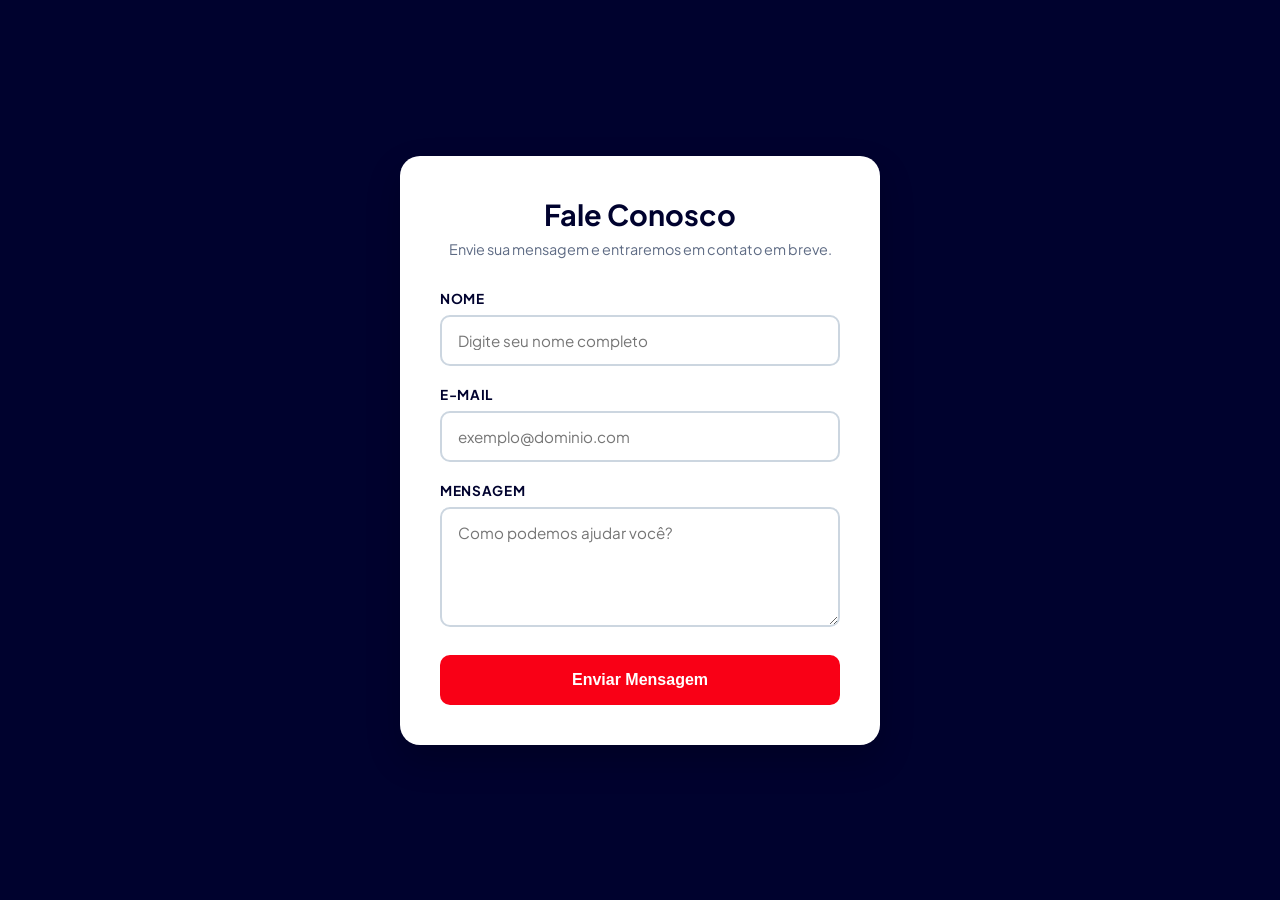
<file: Aula-08/index.html>
<!DOCTYPE html>
<html lang="pt-BR">
<head>
    <meta charset="UTF-8">
    <!-- Configura a viewport para garantir que a página seja responsiva em telas móveis -->
    <meta name="viewport" content="width=device-width, initial-scale=1.0">
    <title>Formulário de Contato</title>
    <!-- Vinculação da folha de estilo CSS externa contendo a identidade visual e posicionamento -->
    <link rel="stylesheet" href="style.css">
</head>
<body>
    <!-- Elemento principal da página usado para garantir boas práticas de semântica HTML5 -->
    <main>
        <!-- Seção contendo o cartão do formulário e suas variações de telas de confirmação/sucesso -->
        <section class="form-container">
            
            <!-- Área de cabeçalho dinâmico. Títulos alterados via JS para orientar o fluxo do usuário -->
            <div id="header-area">
                <h1 id="main-title">Fale Conosco</h1>
                <p id="main-subtitle" class="subtitle">Envie sua mensagem e entraremos em contato em breve.</p>
            </div>
            
            <!-- VIEW 1: Tela Inicial com o Formulário de Contato -->
            <form id="form-view">
                <!-- Nome do usuário: Campo do tipo text com validação required -->
                <div class="form-group">
                    <label for="nome">Nome</label>
                    <input type="text" id="nome" name="nome" placeholder="Digite seu nome completo" required>
                </div>
                
                <!-- E-mail do usuário: Campo do tipo email para validação de formato nativa do navegador -->
                <div class="form-group">
                    <label for="email">E-mail</label>
                    <input type="email" id="email" name="email" placeholder="exemplo@dominio.com" required>
                </div>
                
                <!-- Mensagem: Campo do tipo textarea para textos longos de forma acessível -->
                <div class="form-group">
                    <label for="mensagem">Mensagem</label>
                    <textarea id="mensagem" name="mensagem" placeholder="Como podemos ajudar você?" required></textarea>
                </div>
                
                <!-- Botão do tipo submit que dispara o evento de envio do formulário -->
                <button type="submit" id="btn-submit">Enviar Mensagem</button>
            </form>

            <!-- VIEW 2: Tela de Confirmação de Dados (Oculta por padrão com a classe view-hidden) -->
            <div id="confirm-view" class="view-hidden">
                <div class="summary-details">
                    <!-- Resumo do Nome digitado -->
                    <div class="summary-item">
                        <span class="summary-label">Nome:</span>
                        <p id="confirm-nome" class="summary-value"></p>
                    </div>
                    <!-- Resumo do E-mail digitado -->
                    <div class="summary-item">
                        <span class="summary-label">E-mail:</span>
                        <p id="confirm-email" class="summary-value"></p>
                    </div>
                    <!-- Resumo da Mensagem digitada -->
                    <div class="summary-item">
                        <span class="summary-label">Mensagem:</span>
                        <p id="confirm-mensagem" class="summary-value"></p>
                    </div>
                </div>
                <!-- Ações para Confirmar ou Voltar para fazer edições nos dados -->
                <div class="button-group">
                    <button type="button" id="btn-confirm-ok" class="btn-primary">Confirmar Dados</button>
                    <button type="button" id="btn-confirm-back" class="btn-secondary">Voltar e Editar</button>
                </div>
            </div>

            <!-- VIEW 3: Tela de Sucesso Final (Oculta por padrão com a classe view-hidden) -->
            <div id="success-view" class="view-hidden">
                <div class="success-message">
                    <!-- Ícone visual de sucesso -->
                    <div class="success-icon">✓</div>
                    <p>Sua mensagem foi enviada com sucesso! Agradecemos o contato.</p>
                </div>
                <!-- Ação que reseta o fluxo permitindo o envio de novos dados -->
                <button type="button" id="btn-success-reset">Enviar Nova Mensagem</button>
            </div>
            
        </section>
    </main>
    <!-- Inclusão do arquivo JavaScript que manipula o comportamento dinâmico da página -->
    <script src="script.js"></script>
</body>
</html>
</file>
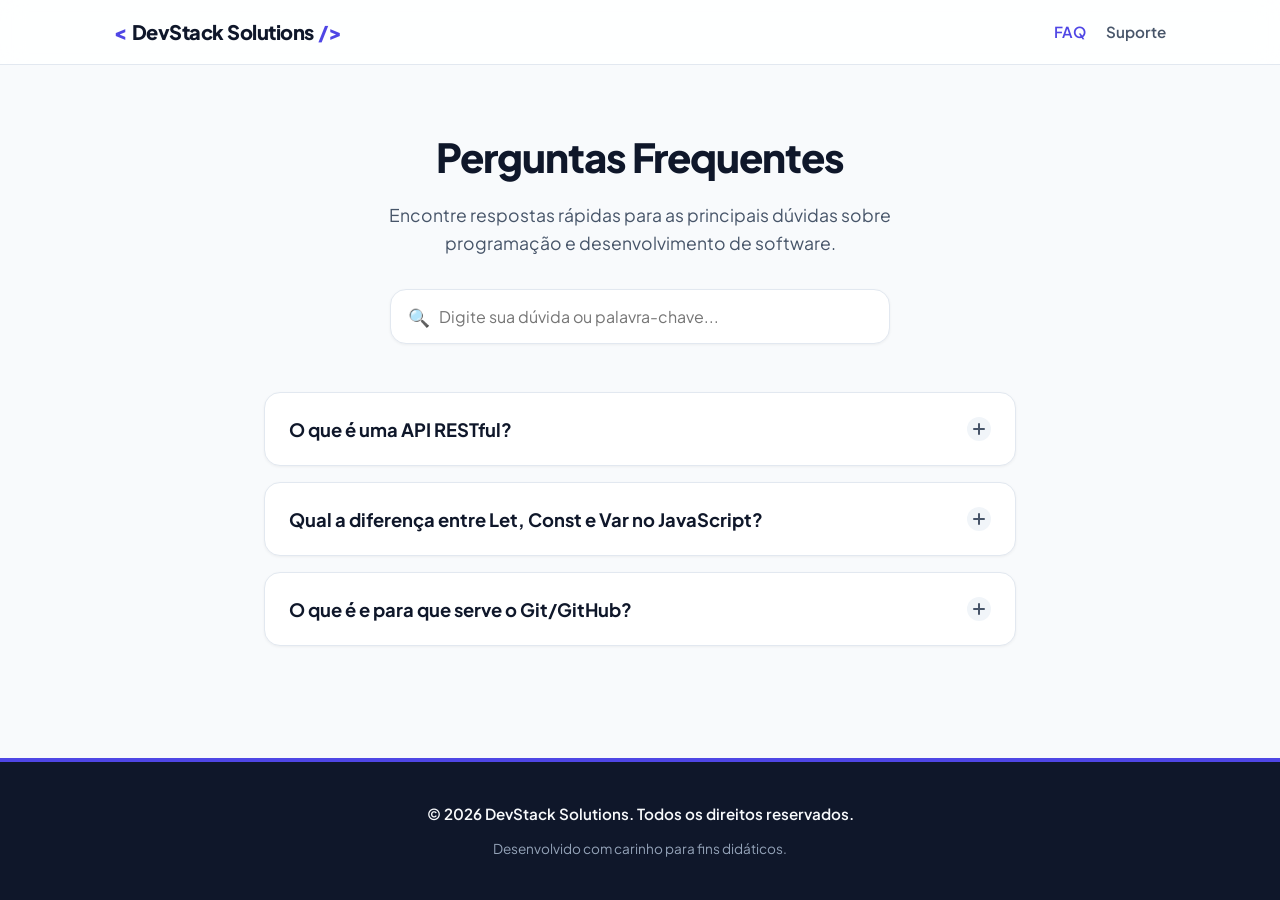
<file: Aula-08/ex/index.html>
<!DOCTYPE html>
<html lang="pt-BR">
<head>
    <meta charset="UTF-8">
    <meta name="viewport" content="width=device-width, initial-scale=1.0">
    <title>FAQ - DevStack Solutions</title>
    <!-- Meta tags de SEO básicas -->
    <meta name="description" content="Central de Ajuda da DevStack Solutions. Tire suas dúvidas sobre desenvolvimento de software, APIs RESTful, JavaScript (let, const, var) e Git/GitHub.">
    
    <!-- Link para fontes externas e estilos -->
    <link rel="stylesheet" href="style.css">
</head>
<body>

    <!-- Cabeçalho Principal (Header) -->
    <header class="main-header" id="main-header">
        <div class="header-container">
            <div class="logo">
                <span class="logo-accent">&lt;</span>DevStack Solutions<span class="logo-accent">/&gt;</span>
            </div>
            <nav class="nav-links">
                <a href="#faq" class="active">FAQ</a>
                <a href="mailto:suporte@devstack.com">Suporte</a>
            </nav>
        </div>
    </header>

    <!-- Contêiner Principal da Página -->
    <main class="page-container">
        
        <!-- Hero / Introdução -->
        <section class="hero-section">
            <h1>Perguntas Frequentes</h1>
            <p class="subtitle">Encontre respostas rápidas para as principais dúvidas sobre programação e desenvolvimento de software.</p>
            
            <!-- Barra de Busca Interativa para Escalabilidade -->
            <div class="search-wrapper">
                <span class="search-icon">🔍</span>
                <input type="text" id="search-input" placeholder="Digite sua dúvida ou palavra-chave..." aria-label="Buscar perguntas frequentes">
            </div>
        </section>

        <!-- Seção do FAQ -->
        <section class="faq-section" id="faq">
            <div class="faq-container" id="faq-list">
                
                <!-- Pergunta 1 -->
                <div class="faq-item" data-question="o que e uma api restful rest http">
                    <button class="faq-trigger" aria-expanded="false" aria-controls="faq-answer-1" id="faq-btn-1">
                        <span class="faq-question">O que é uma API RESTful?</span>
                        <span class="faq-arrow-icon" aria-hidden="true"></span>
                    </button>
                    <div class="faq-content" id="faq-answer-1" role="region" aria-labelledby="faq-btn-1">
                        <div class="faq-answer">
                            <p>Uma <strong>API RESTful</strong> é uma interface de programação de aplicações (API) que segue os princípios e restrições do estilo arquitetural <strong>REST</strong> (Representational State Transfer).</p>
                            <p>Ela permite a comunicação entre sistemas diferentes na web de forma eficiente e padronizada utilizando protocolos nativos da web, principalmente o <strong>HTTP</strong>. Seus principais conceitos incluem:</p>
                            <ul>
                                <li><strong>Recursos:</strong> Tudo é mapeado como recursos identificados por URIs únicas (ex: <code>/usuarios</code>).</li>
                                <li><strong>Métodos HTTP:</strong> Utilização correta dos verbos como <code>GET</code> (leitura), <code>POST</code> (criação), <code>PUT</code> (atualização) e <code>DELETE</code> (exclusão).</li>
                                <li><strong>Stateless:</strong> Cada requisição contém todas as informações necessárias para ser processada, sem armazenar sessões no servidor.</li>
                            </ul>
                        </div>
                    </div>
                </div>

                <!-- Pergunta 2 -->
                <div class="faq-item" data-question="qual a diferenca entre let const e var no javascript js escopo">
                    <button class="faq-trigger" aria-expanded="false" aria-controls="faq-answer-2" id="faq-btn-2">
                        <span class="faq-question">Qual a diferença entre Let, Const e Var no JavaScript?</span>
                        <span class="faq-arrow-icon" aria-hidden="true"></span>
                    </button>
                    <div class="faq-content" id="faq-answer-2" role="region" aria-labelledby="faq-btn-2">
                        <div class="faq-answer">
                            <p>No JavaScript moderno (ES6+), existem três maneiras de declarar variáveis com diferenças cruciais em escopo, hoisting (içamento) e reatribuição:</p>
                            <table>
                                <thead>
                                    <tr>
                                        <th>Palavra-chave</th>
                                        <th>Escopo</th>
                                        <th>Hoisting</th>
                                        <th>Reatribuição</th>
                                    </tr>
                                </thead>
                                <tbody>
                                    <tr>
                                        <td><code>var</code></td>
                                        <td>Função</td>
                                        <td>Sim (inicializado como undefined)</td>
                                        <td>Permite</td>
                                    </tr>
                                    <tr>
                                        <td><code>let</code></td>
                                        <td>Bloco <code>{ }</code></td>
                                        <td>Não (fica na Temporal Dead Zone)</td>
                                        <td>Permite</td>
                                    </tr>
                                    <tr>
                                        <td><code>const</code></td>
                                        <td>Bloco <code>{ }</code></td>
                                        <td>Não (fica na Temporal Dead Zone)</td>
                                        <td>Não permite</td>
                                    </tr>
                                </tbody>
                            </table>
                            <p class="tip"><strong>Dica:</strong> Prefira sempre usar <code>const</code> por padrão para evitar mutações acidentais, e use <code>let</code> apenas quando o valor precisar ser reatribuído.</p>
                        </div>
                    </div>
                </div>

                <!-- Pergunta 3 -->
                <div class="faq-item" data-question="o que e para que serve o git github controle versao repositorio">
                    <button class="faq-trigger" aria-expanded="false" aria-controls="faq-answer-3" id="faq-btn-3">
                        <span class="faq-question">O que é e para que serve o Git/GitHub?</span>
                        <span class="faq-arrow-icon" aria-hidden="true"></span>
                    </button>
                    <div class="faq-content" id="faq-answer-3" role="region" aria-labelledby="faq-btn-3">
                        <div class="faq-answer">
                            <p>Embora frequentemente usados juntos, <strong>Git</strong> e <strong>GitHub</strong> são ferramentas distintas com propósitos complementares no fluxo de trabalho de um desenvolvedor:</p>
                            <p><strong>1. Git (O Sistema):</strong> É um software de controle de versão distribuído que roda localmente no seu computador. Ele serve para:</p>
                            <ul>
                                <li>Registrar todo o histórico de alterações feitas nos arquivos de um projeto.</li>
                                <li>Facilitar a criação de ramificações (<code>branches</code>) para testar novas funcionalidades sem afetar a versão principal estável.</li>
                                <li>Reverter arquivos para estados anteriores de forma rápida e segura.</li>
                            </ul>
                            <p><strong>2. GitHub (A Plataforma):</strong> É um serviço de hospedagem web na nuvem para repositórios que utilizam o Git. Ele serve para:</p>
                            <ul>
                                <li>Armazenar os repositórios Git externamente de forma segura.</li>
                                <li>Colaborar com outros desenvolvedores através de ferramentas como <code>Pull Requests</code> (propostas de alteração de código) e <code>Issues</code> (relato de bugs ou tarefas).</li>
                                <li>Automatizar fluxos de build, testes e deploy de aplicações (CI/CD).</li>
                            </ul>
                        </div>
                    </div>
                </div>

                <!-- Mensagem de feedback caso nenhum resultado seja encontrado na busca -->
                <div id="no-results" class="no-results-message hidden">
                    <p>Nenhuma pergunta correspondente encontrada. Tente buscar por outros termos!</p>
                </div>

            </div>
        </section>

    </main>

    <!-- Rodapé (Footer) com estilo diferenciado e contraste de cor -->
    <footer class="main-footer" id="main-footer">
        <div class="footer-container">
            <p class="copyright">&copy; 2026 DevStack Solutions. Todos os direitos reservados.</p>
            <p class="developer-info">Desenvolvido com carinho para fins didáticos.</p>
        </div>
    </footer>

    <!-- Arquivo JavaScript para comportamento dinâmico -->
    <script src="script.js"></script>
</body>
</html>
</file>
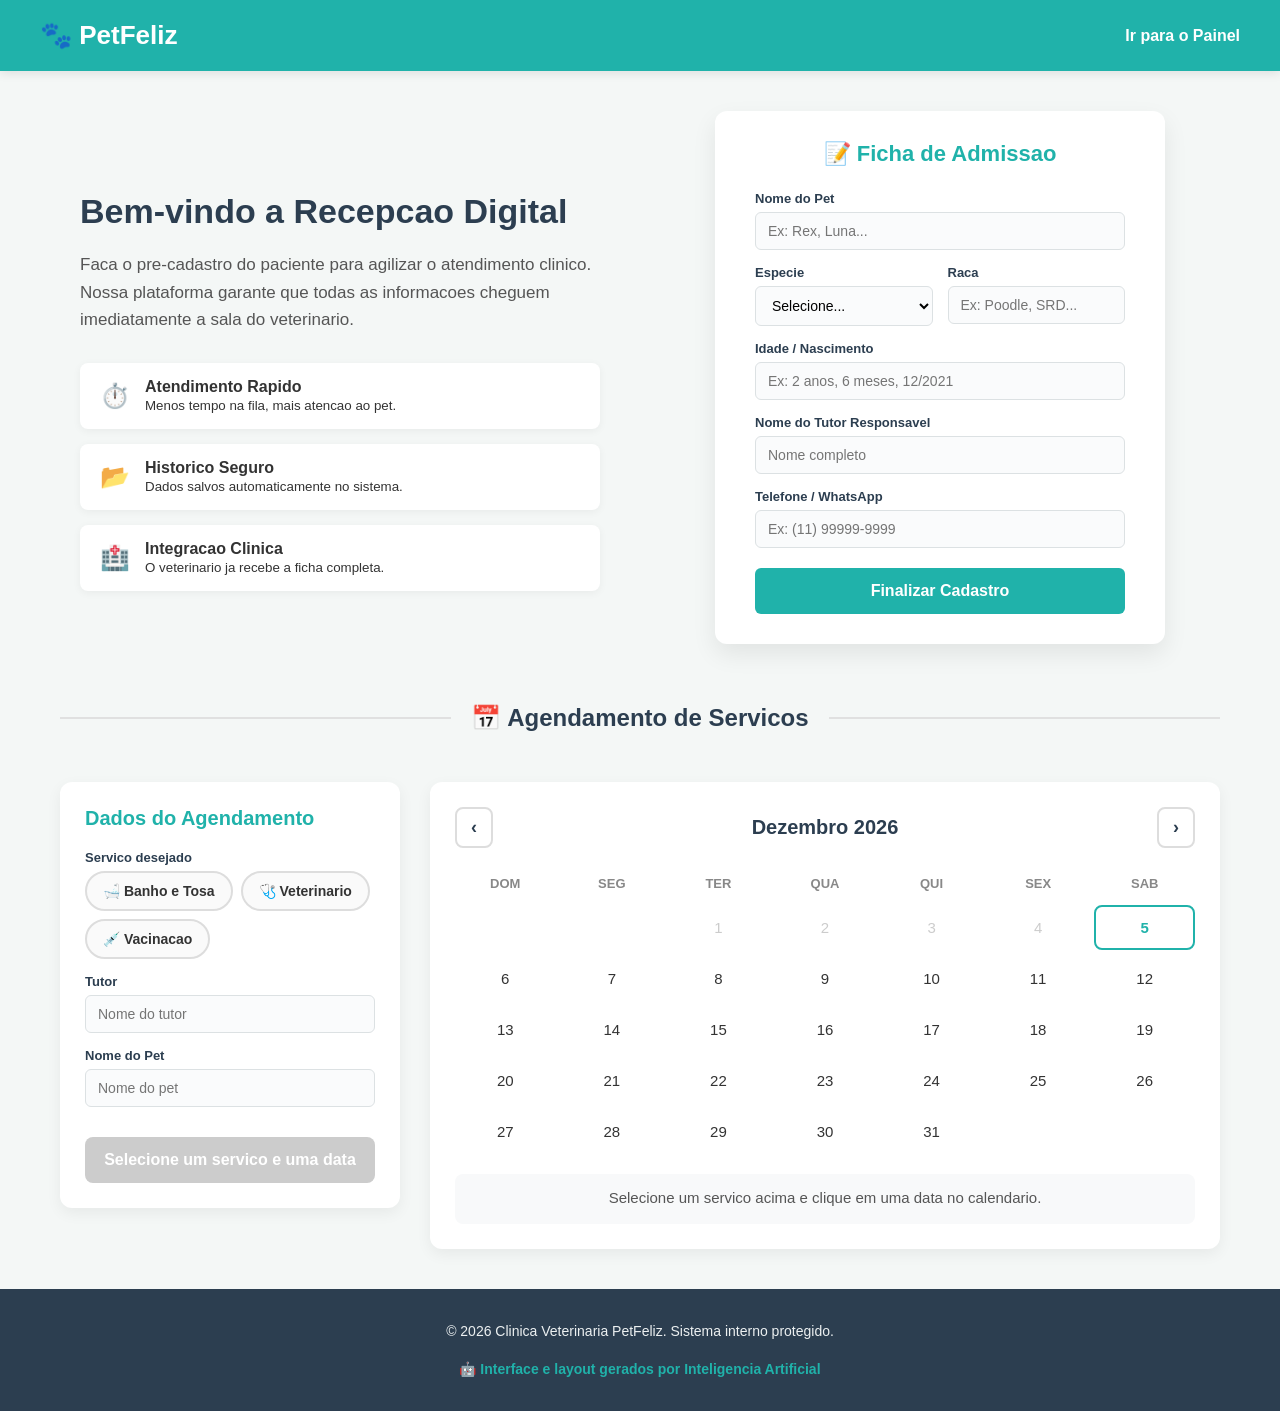
<file: Aula_09/cadastro.html>
<!DOCTYPE html>
<html lang="pt-BR">
<head>
    <meta charset="UTF-8">
    <meta name="viewport" content="width=device-width, initial-scale=1.0">
    <title>PetFeliz - Cadastro de Paciente</title>
    <style>
        :root {
            --primary-color: #20b2aa;
            --primary-hover: #178a84;
            --secondary-color: #2c3e50;
            --bg-color: #f4f7f6;
            --card-bg: #ffffff;
            --text-color: #333333;
            --input-border: #dce1e3;
        }

        * { box-sizing: border-box; }

        body {
            font-family: 'Segoe UI', Tahoma, Geneva, Verdana, sans-serif;
            background-color: var(--bg-color);
            color: var(--text-color);
            display: flex;
            flex-direction: column;
            min-height: 100vh;
            margin: 0;
        }

        header {
            background-color: var(--primary-color);
            color: white;
            padding: 20px 40px;
            display: flex;
            justify-content: space-between;
            align-items: center;
            box-shadow: 0 2px 10px rgba(0, 0, 0, 0.1);
        }

        header h1 { margin: 0; font-size: 26px; }
        header nav a {
            color: white; text-decoration: none; margin-left: 20px; font-weight: 600;
        }
        header nav a:hover { text-decoration: underline; }

        main {
            flex: 1;
            padding: 40px 20px;
            max-width: 1200px;
            margin: 0 auto;
            width: 100%;
        }

        /* --- SECAO CADASTRO (topo) --- */
        .cadastro-section {
            display: grid;
            grid-template-columns: 1fr 1fr;
            gap: 40px;
            align-items: center;
            margin-bottom: 40px;
        }

        .info-section { padding: 20px; }
        .info-section h2 { font-size: 34px; color: var(--secondary-color); margin-bottom: 20px; }
        .info-section p { font-size: 17px; line-height: 1.6; color: #555; margin-bottom: 30px; }

        .benefits { display: flex; flex-direction: column; gap: 15px; }
        .benefit-item {
            display: flex; align-items: center; gap: 15px;
            background: white; padding: 15px 20px; border-radius: 8px;
            box-shadow: 0 2px 8px rgba(0,0,0,0.05);
        }
        .benefit-item span { font-size: 24px; }

        .card {
            background-color: var(--card-bg);
            padding: 30px 40px;
            border-radius: 12px;
            box-shadow: 0 10px 25px rgba(0, 0, 0, 0.08);
            width: 100%; max-width: 450px;
            justify-self: center;
        }
        .card h3 { text-align: center; color: var(--primary-color); margin-top: 0; margin-bottom: 24px; font-size: 22px; }

        .form-grid { display: grid; grid-template-columns: 1fr 1fr; gap: 15px; }
        .form-group.full-width { grid-column: 1 / -1; }

        label { display: block; margin-bottom: 6px; font-weight: 600; font-size: 13px; color: var(--secondary-color); }

        input[type="text"], select {
            width: 100%; padding: 10px 12px;
            border: 1px solid var(--input-border); border-radius: 6px;
            font-size: 14px; transition: all 0.3s; background-color: #fafbfc;
        }
        input[type="text"]:focus, select:focus {
            outline: none; border-color: var(--primary-color);
            background-color: #fff; box-shadow: 0 0 0 3px rgba(32, 178, 170, 0.2);
        }

        .btn-primary {
            width: 100%; padding: 14px;
            background-color: var(--primary-color); color: white;
            border: none; border-radius: 6px;
            font-size: 16px; font-weight: bold; cursor: pointer;
            transition: background-color 0.3s, transform 0.1s; margin-top: 20px;
        }
        .btn-primary:hover { background-color: var(--primary-hover); transform: translateY(-2px); }

        /* --- DIVISOR --- */
        .section-divider {
            display: flex; align-items: center; gap: 20px; margin: 10px 0 30px;
        }
        .section-divider hr { flex: 1; border: none; border-top: 2px solid #e0e0e0; }
        .section-divider h2 { white-space: nowrap; color: var(--secondary-color); font-size: 24px; }

        /* --- SECAO AGENDAMENTO --- */
        .agendamento-section {
            display: grid;
            grid-template-columns: 340px 1fr;
            gap: 30px;
            align-items: start;
        }

        .agendamento-form {
            background: white; padding: 25px; border-radius: 12px;
            box-shadow: 0 5px 15px rgba(0,0,0,0.06);
        }
        .agendamento-form h3 { margin-top: 0; color: var(--primary-color); font-size: 20px; margin-bottom: 20px; }
        .agendamento-form .form-group { margin-bottom: 15px; }

        .service-chips { display: flex; flex-wrap: wrap; gap: 8px; }
        .service-chip {
            padding: 10px 16px; border-radius: 20px; border: 2px solid #ddd;
            background: #fafafa; cursor: pointer; font-size: 14px; font-weight: 600;
            transition: all 0.2s; user-select: none;
        }
        .service-chip:hover { border-color: var(--primary-color); background: #f0fffe; }
        .service-chip.active {
            background-color: var(--primary-color); color: white; border-color: var(--primary-color);
        }
        .service-chip input { display: none; }

        /* --- CALENDARIO --- */
        .calendar-wrapper {
            background: white; border-radius: 12px; padding: 25px;
            box-shadow: 0 5px 15px rgba(0,0,0,0.06);
        }

        .calendar-header {
            display: flex; justify-content: space-between; align-items: center;
            margin-bottom: 20px;
        }
        .calendar-header h3 { margin: 0; color: var(--secondary-color); font-size: 20px; }
        .cal-nav {
            background: none; border: 2px solid #ddd; border-radius: 8px;
            padding: 8px 14px; cursor: pointer; font-size: 18px; font-weight: bold;
            color: var(--secondary-color); transition: all 0.2s; width: auto;
        }
        .cal-nav:hover { border-color: var(--primary-color); color: var(--primary-color); transform: none; }

        .calendar-grid {
            display: grid; grid-template-columns: repeat(7, 1fr); gap: 6px; text-align: center;
        }
        .cal-weekday {
            font-weight: 700; font-size: 13px; color: #888; padding: 8px 0;
            text-transform: uppercase;
        }
        .cal-day {
            padding: 12px 6px; border-radius: 8px; cursor: pointer; font-size: 15px;
            transition: all 0.15s; border: 2px solid transparent; position: relative;
        }
        .cal-day:hover { background: #f0fffe; border-color: var(--primary-color); }
        .cal-day.today { font-weight: bold; color: var(--primary-color); border-color: var(--primary-color); }
        .cal-day.selected { background-color: var(--primary-color); color: white; border-color: var(--primary-hover); }
        .cal-day.has-appointment { background-color: #fff3cd; }
        .cal-day.has-appointment.selected { background-color: var(--primary-color); color: white; }
        .cal-day.empty { cursor: default; }
        .cal-day.empty:hover { background: transparent; border-color: transparent; }
        .cal-day.past { color: #ccc; cursor: not-allowed; }
        .cal-day.past:hover { background: transparent; border-color: transparent; }

        .cal-dot {
            display: block; width: 6px; height: 6px; background: #ff9800;
            border-radius: 50%; margin: 4px auto 0;
        }
        .cal-day.selected .cal-dot { background: white; }

        .selected-date-info {
            margin-top: 20px; padding: 15px; background: #f8f9fa; border-radius: 8px;
            text-align: center; font-size: 15px; color: #555; min-height: 50px;
        }
        .selected-date-info strong { color: var(--secondary-color); }

        .btn-agendar {
            width: 100%; padding: 14px; margin-top: 15px;
            background-color: #ff9800; color: white; border: none;
            border-radius: 8px; font-size: 16px; font-weight: bold;
            cursor: pointer; transition: all 0.2s;
        }
        .btn-agendar:hover { background-color: #f57c00; }
        .btn-agendar:disabled { background-color: #ccc; cursor: not-allowed; }

        footer {
            background-color: var(--secondary-color); color: #ecf0f1;
            text-align: center; padding: 20px; font-size: 14px; margin-top: auto;
        }
        .ai-badge { display: inline-block; margin-top: 8px; color: var(--primary-color); font-weight: bold; }

        @media (max-width: 900px) {
            .cadastro-section, .agendamento-section { grid-template-columns: 1fr; }
        }
    </style>
</head>
<body>
    <header>
        <h1>🐾 PetFeliz</h1>
        <nav>
            <a href="dashboard.html">Ir para o Painel</a>
        </nav>
    </header>

    <main>
        <!-- SECAO 1: CADASTRO DE PET -->
        <div class="cadastro-section">
            <div class="info-section">
                <h2>Bem-vindo a Recepcao Digital</h2>
                <p>Faca o pre-cadastro do paciente para agilizar o atendimento clinico. Nossa plataforma garante que todas as informacoes cheguem imediatamente a sala do veterinario.</p>
                <div class="benefits">
                    <div class="benefit-item">
                        <span>⏱️</span>
                        <div><strong>Atendimento Rapido</strong><br><small>Menos tempo na fila, mais atencao ao pet.</small></div>
                    </div>
                    <div class="benefit-item">
                        <span>📂</span>
                        <div><strong>Historico Seguro</strong><br><small>Dados salvos automaticamente no sistema.</small></div>
                    </div>
                    <div class="benefit-item">
                        <span>🏥</span>
                        <div><strong>Integracao Clinica</strong><br><small>O veterinario ja recebe a ficha completa.</small></div>
                    </div>
                </div>
            </div>

            <div class="card">
                <h3>📝 Ficha de Admissao</h3>
                <form id="petForm">
                    <div class="form-grid">
                        <div class="form-group full-width">
                            <label for="nome">Nome do Pet</label>
                            <input type="text" id="nome" required placeholder="Ex: Rex, Luna...">
                        </div>
                        <div class="form-group">
                            <label for="tipo">Especie</label>
                            <select id="tipo" required>
                                <option value="">Selecione...</option>
                                <option value="Cachorro">Cachorro</option>
                                <option value="Gato">Gato</option>
                                <option value="Ave">Ave</option>
                                <option value="Outros">Outros</option>
                            </select>
                        </div>
                        <div class="form-group">
                            <label for="raca">Raca</label>
                            <input type="text" id="raca" required placeholder="Ex: Poodle, SRD...">
                        </div>
                        <div class="form-group full-width">
                            <label for="idade">Idade / Nascimento</label>
                            <input type="text" id="idade" required placeholder="Ex: 2 anos, 6 meses, 12/2021">
                        </div>
                        <div class="form-group full-width">
                            <label for="tutor">Nome do Tutor Responsavel</label>
                            <input type="text" id="tutor" required placeholder="Nome completo">
                        </div>
                        <div class="form-group full-width">
                            <label for="contato">Telefone / WhatsApp</label>
                            <input type="text" id="contato" required placeholder="Ex: (11) 99999-9999">
                        </div>
                    </div>
                    <button type="submit" class="btn-primary">Finalizar Cadastro</button>
                </form>
            </div>
        </div>

        <!-- DIVISOR -->
        <div class="section-divider">
            <hr>
            <h2>📅 Agendamento de Servicos</h2>
            <hr>
        </div>

        <!-- SECAO 2: AGENDAMENTO COM CALENDARIO -->
        <div class="agendamento-section">
            <div class="agendamento-form">
                <h3>Dados do Agendamento</h3>

                <div class="form-group">
                    <label>Servico desejado</label>
                    <div class="service-chips" id="serviceChips">
                        <div class="service-chip" data-service="Banho e Tosa" onclick="selectService(this)">
                            🛁 Banho e Tosa
                        </div>
                        <div class="service-chip" data-service="Veterinario" onclick="selectService(this)">
                            🩺 Veterinario
                        </div>
                        <div class="service-chip" data-service="Vacinacao" onclick="selectService(this)">
                            💉 Vacinacao
                        </div>
                    </div>
                </div>

                <div class="form-group">
                    <label for="ag_tutor">Tutor</label>
                    <input type="text" id="ag_tutor" placeholder="Nome do tutor">
                </div>

                <div class="form-group">
                    <label for="ag_pet">Nome do Pet</label>
                    <input type="text" id="ag_pet" placeholder="Nome do pet">
                </div>

                <button class="btn-agendar" id="btnAgendar" disabled onclick="confirmarAgendamento()">
                    Selecione um servico e uma data
                </button>
            </div>

            <div class="calendar-wrapper">
                <div class="calendar-header">
                    <button class="cal-nav" onclick="changeMonth(-1)">&#8249;</button>
                    <h3 id="calMonthYear">Julho 2026</h3>
                    <button class="cal-nav" onclick="changeMonth(1)">&#8250;</button>
                </div>
                <div class="calendar-grid" id="calendarGrid"></div>
                <div class="selected-date-info" id="selectedDateInfo">
                    Selecione um servico acima e clique em uma data no calendario.
                </div>
            </div>
        </div>
    </main>

    <footer>
        <p>&copy; 2026 Clinica Veterinaria PetFeliz. Sistema interno protegido.</p>
        <p class="ai-badge">🤖 Interface e layout gerados por Inteligencia Artificial</p>
    </footer>

    <script>
        // ========== CADASTRO DE PET ==========
        document.getElementById('petForm').addEventListener('submit', function(event) {
            event.preventDefault();
            var data = {
                nome: document.getElementById('nome').value,
                tipo: document.getElementById('tipo').value,
                raca: document.getElementById('raca').value,
                idade: document.getElementById('idade').value,
                tutor: document.getElementById('tutor').value,
                contato: document.getElementById('contato').value
            };
            fetch('http://localhost:8000', {
                method: 'POST',
                headers: { 'Content-Type': 'application/json' },
                body: JSON.stringify(data)
            })
            .then(function(response) {
                if (response.status === 200 || response.status === 201) {
                    alert("Paciente cadastrado com sucesso! Ja esta na fila do painel.");
                    document.getElementById('petForm').reset();
                } else {
                    alert("Erro ao cadastrar. Verifique os dados.");
                }
            })
            .catch(function(error) {
                console.error('Erro:', error);
                alert("Erro de conexao: Verifique se o servidor backend esta rodando na porta 8000.");
            });
        });

        // ========== CALENDARIO E AGENDAMENTO ==========
        var currentMonth = new Date().getMonth();
        var currentYear = new Date().getFullYear();
        var selectedDate = null;
        var selectedService = null;
        var agendamentos = [];

        var monthNames = [
            'Janeiro', 'Fevereiro', 'Marco', 'Abril', 'Maio', 'Junho',
            'Julho', 'Agosto', 'Setembro', 'Outubro', 'Novembro', 'Dezembro'
        ];

        function selectService(el) {
            var chips = document.querySelectorAll('.service-chip');
            for (var i = 0; i < chips.length; i++) {
                chips[i].classList.remove('active');
            }
            el.classList.add('active');
            selectedService = el.getAttribute('data-service');
            selectedDate = null;
            loadAgendamentos();
        }

        function changeMonth(delta) {
            currentMonth += delta;
            if (currentMonth > 11) { currentMonth = 0; currentYear++; }
            if (currentMonth < 0) { currentMonth = 11; currentYear--; }
            renderCalendar();
            if (selectedService) { loadAgendamentos(); }
        }

        function renderCalendar() {
            var grid = document.getElementById('calendarGrid');
            grid.innerHTML = '';

            document.getElementById('calMonthYear').textContent = monthNames[currentMonth] + ' ' + currentYear;

            var weekdays = ['Dom', 'Seg', 'Ter', 'Qua', 'Qui', 'Sex', 'Sab'];
            for (var w = 0; w < weekdays.length; w++) {
                var wd = document.createElement('div');
                wd.className = 'cal-weekday';
                wd.textContent = weekdays[w];
                grid.appendChild(wd);
            }

            var firstDay = new Date(currentYear, currentMonth, 1).getDay();
            var daysInMonth = new Date(currentYear, currentMonth + 1, 0).getDate();
            var today = new Date();

            // Celulas vazias antes do dia 1
            for (var e = 0; e < firstDay; e++) {
                var empty = document.createElement('div');
                empty.className = 'cal-day empty';
                grid.appendChild(empty);
            }

            // Dias do mes
            for (var d = 1; d <= daysInMonth; d++) {
                var dayEl = document.createElement('div');
                dayEl.className = 'cal-day';
                dayEl.textContent = d;

                var thisDate = new Date(currentYear, currentMonth, d);
                var dateStr = formatDate(currentYear, currentMonth + 1, d);

                // Verifica se e passado
                var todayMidnight = new Date(today.getFullYear(), today.getMonth(), today.getDate());
                if (thisDate < todayMidnight) {
                    dayEl.classList.add('past');
                } else {
                    dayEl.setAttribute('data-date', dateStr);
                    dayEl.onclick = (function(ds, day) {
                        return function() { selectDate(ds, day); };
                    })(dateStr, d);
                }

                // Verifica se e hoje
                if (d === today.getDate() && currentMonth === today.getMonth() && currentYear === today.getFullYear()) {
                    dayEl.classList.add('today');
                }

                // Marca se ja tem agendamento
                if (hasAppointmentOn(dateStr)) {
                    dayEl.classList.add('has-appointment');
                    var dot = document.createElement('span');
                    dot.className = 'cal-dot';
                    dayEl.appendChild(dot);
                }

                // Marca dia selecionado
                if (selectedDate === dateStr) {
                    dayEl.classList.add('selected');
                }

                grid.appendChild(dayEl);
            }
        }

        function formatDate(y, m, d) {
            return y + '-' + String(m).padStart(2, '0') + '-' + String(d).padStart(2, '0');
        }

        function hasAppointmentOn(dateStr) {
            for (var i = 0; i < agendamentos.length; i++) {
                if (agendamentos[i].data === dateStr) return true;
            }
            return false;
        }

        function selectDate(dateStr, day) {
            if (!selectedService) {
                alert("Selecione um servico antes de escolher a data.");
                return;
            }
            selectedDate = dateStr;
            renderCalendar();
            updateAgendarButton();

            // Mostra info da data
            var info = document.getElementById('selectedDateInfo');
            var appointmentsOnDay = [];
            for (var i = 0; i < agendamentos.length; i++) {
                if (agendamentos[i].data === dateStr) {
                    appointmentsOnDay.push(agendamentos[i]);
                }
            }

            var parts = dateStr.split('-');
            var dateLabel = parts[2] + '/' + parts[1] + '/' + parts[0];

            if (appointmentsOnDay.length === 0) {
                info.innerHTML = '<strong>' + dateLabel + '</strong> - Nenhum agendamento. Disponivel!';
            } else {
                var html = '<strong>' + dateLabel + '</strong> - ' + appointmentsOnDay.length + ' agendamento(s):<br>';
                for (var j = 0; j < appointmentsOnDay.length; j++) {
                    html += '<small>' + appointmentsOnDay[j].pet_nome + ' (' + appointmentsOnDay[j].tutor + ')</small><br>';
                }
                info.innerHTML = html;
            }
        }

        function updateAgendarButton() {
            var btn = document.getElementById('btnAgendar');
            if (selectedService && selectedDate) {
                btn.disabled = false;
                var parts = selectedDate.split('-');
                btn.textContent = 'Agendar ' + selectedService + ' em ' + parts[2] + '/' + parts[1] + '/' + parts[0];
            } else if (selectedService) {
                btn.disabled = true;
                btn.textContent = 'Selecione uma data no calendario';
            } else {
                btn.disabled = true;
                btn.textContent = 'Selecione um servico e uma data';
            }
        }

        function loadAgendamentos() {
            if (!selectedService) return;
            var url = 'http://localhost:8000/agendamentos?servico=' + encodeURIComponent(selectedService);
            fetch(url)
                .then(function(response) { return response.json(); })
                .then(function(data) {
                    agendamentos = data;
                    renderCalendar();
                    updateAgendarButton();
                })
                .catch(function(err) {
                    console.error('Erro ao carregar agendamentos:', err);
                    agendamentos = [];
                    renderCalendar();
                });
        }

        function confirmarAgendamento() {
            var tutor = document.getElementById('ag_tutor').value.trim();
            var petNome = document.getElementById('ag_pet').value.trim();

            if (!tutor || !petNome) {
                alert("Preencha o nome do tutor e do pet para agendar.");
                return;
            }
            if (!selectedService || !selectedDate) {
                alert("Selecione um servico e uma data.");
                return;
            }

            var payload = {
                tutor: tutor,
                pet_nome: petNome,
                servico: selectedService,
                data: selectedDate
            };

            fetch('http://localhost:8000/agendamentos', {
                method: 'POST',
                headers: { 'Content-Type': 'application/json' },
                body: JSON.stringify(payload)
            })
            .then(function(response) {
                if (response.status === 200 || response.status === 201) {
                    var parts = selectedDate.split('-');
                    alert("Agendamento confirmado!\n" + selectedService + " em " + parts[2] + '/' + parts[1] + '/' + parts[0]);
                    document.getElementById('ag_tutor').value = '';
                    document.getElementById('ag_pet').value = '';
                    loadAgendamentos();
                } else {
                    alert("Erro ao agendar. Verifique os dados.");
                }
            })
            .catch(function(error) {
                console.error('Erro:', error);
                alert("Erro de conexao com o servidor.");
            });
        }

        // Inicializar calendario
        renderCalendar();
    </script>
</body>
</html>
</file>
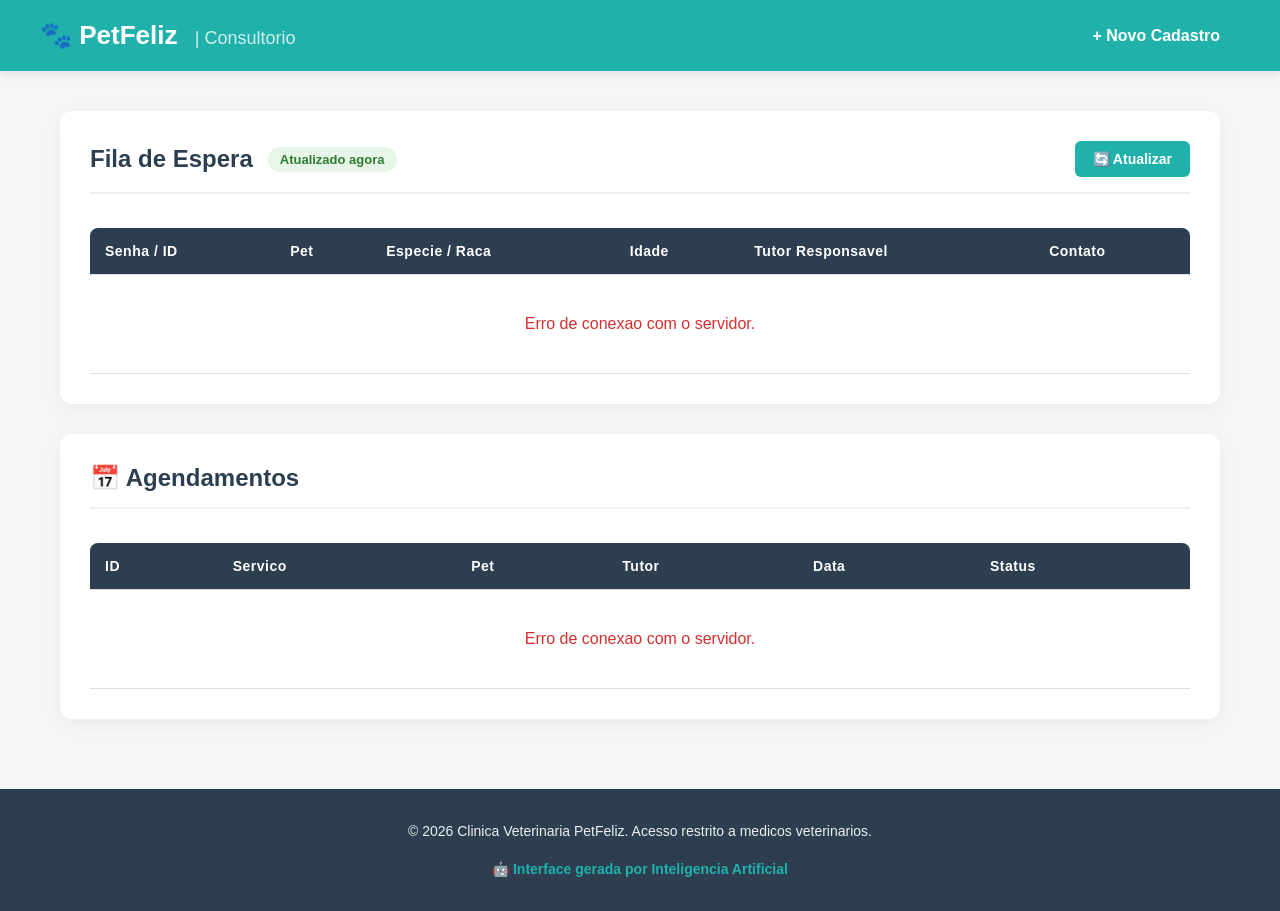
<file: Aula_09/dashboard.html>
<!DOCTYPE html>
<html lang="pt-BR">
<head>
    <meta charset="UTF-8">
    <meta name="viewport" content="width=device-width, initial-scale=1.0">
    <title>PetFeliz - Painel Clinico</title>
    <style>
        :root {
            --primary-color: #20b2aa;
            --primary-hover: #178a84;
            --secondary-color: #2c3e50;
            --bg-color: #f4f7f6;
            --card-bg: #ffffff;
            --text-color: #333333;
            --border-color: #e0e0e0;
            --zebra-bg: #fdfdfd;
        }

        * { box-sizing: border-box; }

        body {
            font-family: 'Segoe UI', Tahoma, Geneva, Verdana, sans-serif;
            background-color: var(--bg-color);
            color: var(--text-color);
            display: flex;
            flex-direction: column;
            min-height: 100vh;
            margin: 0;
        }

        header {
            background-color: var(--primary-color);
            color: white;
            padding: 20px 40px;
            display: flex;
            justify-content: space-between;
            align-items: center;
            box-shadow: 0 2px 10px rgba(0, 0, 0, 0.1);
        }

        header h1 { margin: 0; font-size: 26px; }
        header .header-subtitle {
            font-size: 18px; font-weight: normal; opacity: 0.8; margin-left: 10px;
        }
        header nav a {
            color: white; text-decoration: none; margin-right: 20px; font-weight: 600;
        }
        header nav a:hover { text-decoration: underline; }

        main {
            flex: 1;
            padding: 40px 20px;
            max-width: 1200px;
            width: 100%;
            margin: 0 auto;
        }

        .container {
            background-color: var(--card-bg);
            padding: 30px;
            border-radius: 12px;
            box-shadow: 0 5px 20px rgba(0, 0, 0, 0.05);
            margin-bottom: 30px;
        }

        .header-content {
            display: flex;
            justify-content: space-between;
            align-items: center;
            margin-bottom: 24px;
            padding-bottom: 15px;
            border-bottom: 2px solid #f0f0f0;
        }

        .header-content h2 { color: var(--secondary-color); margin: 0; font-size: 24px; }

        .status-badge {
            background-color: #e8f5e9; color: #2e7d32;
            padding: 5px 12px; border-radius: 20px;
            font-size: 13px; font-weight: bold; margin-left: 15px;
        }

        button.refresh-btn {
            padding: 10px 18px;
            background-color: var(--primary-color); color: white;
            border: none; border-radius: 6px;
            font-size: 14px; font-weight: bold; cursor: pointer;
            transition: all 0.2s;
        }
        button.refresh-btn:hover { background-color: var(--primary-hover); }

        .table-responsive { overflow-x: auto; }

        table { width: 100%; border-collapse: collapse; margin-top: 10px; }

        thead { background-color: var(--secondary-color); color: white; }
        thead th:first-child { border-top-left-radius: 8px; }
        thead th:last-child { border-top-right-radius: 8px; }

        th, td { padding: 15px; text-align: left; border-bottom: 1px solid var(--border-color); }
        th { font-weight: 600; font-size: 14px; letter-spacing: 0.5px; }
        td { font-size: 15px; color: #444; }

        tbody tr:nth-child(even) { background-color: var(--zebra-bg); }
        tbody tr:hover { background-color: #f2fbfa; }

        .badge-tipo {
            background: #eee; padding: 4px 8px;
            border-radius: 4px; font-size: 13px; font-weight: bold;
        }
        .badge-servico {
            display: inline-block; padding: 4px 10px; border-radius: 12px;
            font-size: 12px; font-weight: bold; color: white;
        }
        .badge-banho { background-color: #2196F3; }
        .badge-vet { background-color: #4CAF50; }
        .badge-vacina { background-color: #FF9800; }

        .empty-message { text-align: center; padding: 40px; color: #888; font-size: 16px; }

        footer {
            background-color: var(--secondary-color); color: #ecf0f1;
            text-align: center; padding: 20px; font-size: 14px; margin-top: auto;
        }
        .ai-badge { display: inline-block; margin-top: 8px; color: var(--primary-color); font-weight: bold; }
    </style>
</head>
<body>
    <header>
        <h1>🐾 PetFeliz <span class="header-subtitle">| Consultorio</span></h1>
        <nav>
            <a href="cadastro.html">+ Novo Cadastro</a>
        </nav>
    </header>

    <main>
        <!-- TABELA DE PETS -->
        <div class="container">
            <div class="header-content">
                <div style="display: flex; align-items: center;">
                    <h2>Fila de Espera</h2>
                    <span class="status-badge" id="status-text">Atualizado agora</span>
                </div>
                <button class="refresh-btn" onclick="fetchAll()">
                    🔄 Atualizar
                </button>
            </div>
            <div class="table-responsive">
                <table>
                    <thead>
                        <tr>
                            <th>Senha / ID</th>
                            <th>Pet</th>
                            <th>Especie / Raca</th>
                            <th>Idade</th>
                            <th>Tutor Responsavel</th>
                            <th>Contato</th>
                        </tr>
                    </thead>
                    <tbody id="tabelaCorpo">
                        <tr>
                            <td colspan="6" class="empty-message">Carregando dados da recepcao...</td>
                        </tr>
                    </tbody>
                </table>
            </div>
        </div>

        <!-- TABELA DE AGENDAMENTOS -->
        <div class="container">
            <div class="header-content">
                <div style="display: flex; align-items: center;">
                    <h2>📅 Agendamentos</h2>
                </div>
            </div>
            <div class="table-responsive">
                <table>
                    <thead>
                        <tr>
                            <th>ID</th>
                            <th>Servico</th>
                            <th>Pet</th>
                            <th>Tutor</th>
                            <th>Data</th>
                            <th>Status</th>
                        </tr>
                    </thead>
                    <tbody id="tabelaAgendamentos">
                        <tr>
                            <td colspan="6" class="empty-message">Carregando agendamentos...</td>
                        </tr>
                    </tbody>
                </table>
            </div>
        </div>
    </main>

    <footer>
        <p>&copy; 2026 Clinica Veterinaria PetFeliz. Acesso restrito a medicos veterinarios.</p>
        <p class="ai-badge">🤖 Interface gerada por Inteligencia Artificial</p>
    </footer>

    <script>
        function renderPetsTable(data) {
            var tbody = document.getElementById('tabelaCorpo');
            tbody.innerHTML = '';

            if (!data || data.length === 0) {
                var tr = document.createElement('tr');
                tr.innerHTML = '<td colspan="6" class="empty-message">Nenhum paciente aguardando atendimento.</td>';
                tbody.appendChild(tr);
                return;
            }

            for (var i = 0; i < data.length; i++) {
                var pet = data[i];
                var tr = document.createElement('tr');
                var idText = String(pet.id).padStart(3, '0');
                var tipo = pet.tipo || '-';
                var raca = pet.raca || '-';
                var nome = pet.nome || '-';
                var idade = pet.idade || '-';
                var tutor = pet.tutor || '-';
                var contato = pet.contato || '-';

                tr.innerHTML =
                    '<td><strong># ' + idText + '</strong></td>' +
                    '<td style="font-weight: bold; color: #2c3e50;">' + nome + '</td>' +
                    '<td><span class="badge-tipo">' + tipo + '</span><br><small style="color:#777;">' + raca + '</small></td>' +
                    '<td>' + idade + '</td>' +
                    '<td>' + tutor + '</td>' +
                    '<td>' + contato + '</td>';
                tbody.appendChild(tr);
            }

            var now = new Date();
            var h = now.getHours().toString().padStart(2, '0');
            var m = now.getMinutes().toString().padStart(2, '0');
            var s = now.getSeconds().toString().padStart(2, '0');
            document.getElementById('status-text').innerText = 'Atualizado ' + h + ':' + m + ':' + s;
        }

        function renderAgendamentosTable(data) {
            var tbody = document.getElementById('tabelaAgendamentos');
            tbody.innerHTML = '';

            if (!data || data.length === 0) {
                var tr = document.createElement('tr');
                tr.innerHTML = '<td colspan="6" class="empty-message">Nenhum agendamento registrado.</td>';
                tbody.appendChild(tr);
                return;
            }

            for (var i = 0; i < data.length; i++) {
                var ag = data[i];
                var tr = document.createElement('tr');

                var badgeClass = 'badge-servico';
                var servico = ag.servico || '-';
                if (servico.indexOf('Banho') !== -1) badgeClass += ' badge-banho';
                else if (servico.indexOf('Veterinario') !== -1) badgeClass += ' badge-vet';
                else if (servico.indexOf('Vacinacao') !== -1) badgeClass += ' badge-vacina';

                var dataFormatada = '-';
                if (ag.data) {
                    var parts = ag.data.split('-');
                    if (parts.length === 3) {
                        dataFormatada = parts[2] + '/' + parts[1] + '/' + parts[0];
                    } else {
                        dataFormatada = ag.data;
                    }
                }

                var statusText = ag.status || 'agendado';
                var statusColor = statusText === 'agendado' ? '#2e7d32' : '#777';

                tr.innerHTML =
                    '<td><strong># ' + String(ag.id).padStart(3, '0') + '</strong></td>' +
                    '<td><span class="' + badgeClass + '">' + servico + '</span></td>' +
                    '<td style="font-weight:bold;">' + (ag.pet_nome || '-') + '</td>' +
                    '<td>' + (ag.tutor || '-') + '</td>' +
                    '<td>' + dataFormatada + '</td>' +
                    '<td style="color:' + statusColor + '; font-weight:bold; text-transform:capitalize;">' + statusText + '</td>';
                tbody.appendChild(tr);
            }
        }

        function fetchAll() {
            fetch('http://localhost:8000')
                .then(function(response) {
                    if (!response.ok) throw new Error('Erro');
                    return response.json();
                })
                .then(function(data) { renderPetsTable(data); })
                .catch(function(error) {
                    console.error('Erro ao buscar pets:', error);
                    var tbody = document.getElementById('tabelaCorpo');
                    tbody.innerHTML = '<tr><td colspan="6" class="empty-message" style="color: #d32f2f;">Erro de conexao com o servidor.</td></tr>';
                });

            fetch('http://localhost:8000/agendamentos')
                .then(function(response) {
                    if (!response.ok) throw new Error('Erro');
                    return response.json();
                })
                .then(function(data) { renderAgendamentosTable(data); })
                .catch(function(error) {
                    console.error('Erro ao buscar agendamentos:', error);
                    var tbody = document.getElementById('tabelaAgendamentos');
                    tbody.innerHTML = '<tr><td colspan="6" class="empty-message" style="color: #d32f2f;">Erro de conexao com o servidor.</td></tr>';
                });
        }

        // Executar no carregamento
        window.onload = fetchAll;

        // Atualizar automaticamente a cada 10 segundos
        setInterval(fetchAll, 10000);
    </script>
</body>
</html>
</file>
<file: Aula-08/style.css>
/* Importação da fonte do Google Fonts 'Plus Jakarta Sans' para uma tipografia moderna */
@import url('https://fonts.googleapis.com/css2?family=Plus+Jakarta+Sans:wght@400;500;600;700&display=swap');

/* ----------------------------------------------------
   Variáveis de Cores (Paleta de Identidade Visual)
   ---------------------------------------------------- */
:root {
    --bg-page: #00022e;            /* Azul Escuro (Cor de fundo da página) */
    --card-bg: #ffffff;            /* Branco (Cor do cartão do formulário) */
    --text-primary: #00022e;       /* Azul Escuro (Para textos principais e rótulos) */
    --text-secondary: #5e6b84;     /* Cinza azulado (Para subtítulos e textos auxiliares) */
    --accent: #f90016;             /* Vermelho (Cor de destaque para botões principais e focos) */
    --accent-hover: #d10012;       /* Vermelho Escuro (Para efeito hover nos botões) */
    --input-border: #ccd6e0;       /* Cor padrão das bordas dos inputs */
    --input-focus: #f90016;        /* Cor da borda do input selecionado */
    --btn-secondary-bg: #f1f5f9;   /* Cor de fundo do botão secundário (Voltar e Editar) */
    --btn-secondary-hover: #e2e8f0;/* Cor de hover do botão secundário */
}

/* ----------------------------------------------------
   Reset Básico e Estilos Globais
   ---------------------------------------------------- */
* {
    box-sizing: border-box; /* Garante que padding e bordas não afetem a largura total */
    margin: 0;
    padding: 0;
}

body {
    font-family: 'Plus Jakarta Sans', -apple-system, BlinkMacSystemFont, "Segoe UI", Roboto, sans-serif;
    background-color: var(--bg-page);
    min-height: 100vh; /* Ocupa no mínimo 100% da altura da viewport */
    
    /* Flexbox para centralizar o contêiner principal na vertical e na horizontal */
    display: flex;
    justify-content: center;
    align-items: center;
    color: var(--text-primary);
    padding: 20px;
}

/* ----------------------------------------------------
   Layout do Cartão (Form Container)
   ---------------------------------------------------- */
main {
    width: 100%;
    max-width: 480px; /* Limita a largura máxima do formulário para desktop/tablets */
    transition: all 0.3s ease;
}

.form-container {
    background: var(--card-bg);
    border-radius: 20px; /* Bordas arredondadas e modernas */
    padding: 40px;
    box-shadow: 0 15px 35px rgba(0, 0, 0, 0.2); /* Sombra elegante abaixo do cartão */
}

h1 {
    font-size: 1.8rem;
    font-weight: 700;
    margin-bottom: 8px;
    text-align: center;
    color: var(--text-primary);
}

.subtitle {
    font-size: 0.9rem;
    color: var(--text-secondary);
    text-align: center;
    margin-bottom: 32px;
}

/* ----------------------------------------------------
   Estilos de Campos de Formulário (Inputs)
   ---------------------------------------------------- */
.form-group {
    display: flex;
    flex-direction: column;
    gap: 8px;
    margin-bottom: 20px;
}

label {
    font-size: 0.85rem;
    font-weight: 700;
    color: var(--text-primary);
    letter-spacing: 0.05em;
    text-transform: uppercase;
}

input, textarea {
    background: #ffffff;
    border: 2px solid var(--input-border);
    border-radius: 10px;
    padding: 14px 16px;
    font-family: inherit;
    font-size: 0.95rem;
    color: var(--text-primary);
    outline: none;
    transition: all 0.2s ease;
}

/* Efeito de Foco nos Inputs */
input:focus, textarea:focus {
    border-color: var(--input-focus);
    box-shadow: 0 0 0 3px rgba(249, 0, 22, 0.15); /* Brilho sutil vermelho ao focar */
}

textarea {
    resize: vertical; /* Permite redimensionar apenas na vertical */
    min-height: 120px;
}

/* ----------------------------------------------------
   Estilos Gerais para Botões
   ---------------------------------------------------- */
button {
    width: 100%;
    background: var(--accent);
    color: #ffffff;
    border: none;
    border-radius: 10px;
    padding: 16px;
    font-size: 1rem;
    font-weight: 700;
    cursor: pointer;
    transition: all 0.2s ease;
    margin-top: 8px;
}

button:hover {
    background: var(--accent-hover);
    transform: translateY(-1px); /* Pequeno efeito de elevação no hover */
}

button:active {
    transform: translateY(1px); /* Efeito de clique físico no botão */
}

/* Classe utilitária para ocultar visualizações via JavaScript */
.view-hidden {
    display: none !important;
}

/* ----------------------------------------------------
   Estilos da Tela de Confirmação de Dados
   ---------------------------------------------------- */
.summary-details {
    background-color: #f8fafc; /* Fundo cinza claro para contraste */
    border: 1px solid #e2e8f0;
    border-radius: 12px;
    padding: 20px;
    margin-bottom: 24px;
    text-align: left;
}

.summary-item {
    margin-bottom: 16px;
}

.summary-item:last-child {
    margin-bottom: 0;
}

.summary-label {
    font-size: 0.8rem;
    font-weight: 750;
    color: var(--text-secondary);
    text-transform: uppercase;
    display: block;
    margin-bottom: 4px;
}

.summary-value {
    font-size: 0.95rem;
    color: var(--text-primary);
    word-break: break-word; /* Quebra palavras muito longas para evitar quebra de layout */
    white-space: pre-wrap;   /* Preserva as quebras de linha enviadas no textarea */
}

.button-group {
    display: flex;
    flex-direction: column;
    gap: 12px;
}

/* Botão secundário (Voltar e Editar) */
.btn-secondary {
    background-color: var(--btn-secondary-bg);
    color: var(--text-primary);
    border: 2px solid var(--input-border);
}

.btn-secondary:hover {
    background-color: var(--btn-secondary-hover);
}

/* ----------------------------------------------------
   Estilos da Tela de Sucesso Final
   ---------------------------------------------------- */
.success-message {
    text-align: center;
    padding: 20px 0;
    margin-bottom: 24px;
}

.success-icon {
    font-size: 3.5rem;
    color: #10b981; /* Verde de sucesso */
    margin-bottom: 16px;
    display: inline-block;
    width: 80px;
    height: 80px;
    line-height: 80px;
    border-radius: 50%;
    background-color: #ecfdf5; /* Fundo circular verde bem suave */
}

.success-message p {
    font-size: 1.05rem;
    color: var(--text-primary);
    line-height: 1.5;
}

/* ----------------------------------------------------
   Media Queries para Responsividade em Dispositivos Móveis
   ---------------------------------------------------- */
@media (max-width: 600px) {
    main {
        width: 90%; /* Garante que ocupe exatamente 90% da largura em telas pequenas */
    }
    
    .form-container {
        padding: 30px 20px; /* Reduz o padding para ganhar mais espaço útil */
    }
}
</file>
<file: Aula-08/ex/style.css>
/* 
   DevStack Solutions - FAQ Stylesheet
   Design System, Custom Reset, Typography and Responsiveness
*/

@import url('https://fonts.googleapis.com/css2?family=Plus+Jakarta+Sans:wght@300;400;500;600;700;800&display=swap');

/* ----------------------------------------------------
   Design Tokens / CSS Variables
   ---------------------------------------------------- */
:root {
    /* Color Palette */
    --primary: #4f46e5;            /* Indigo */
    --primary-hover: #4338ca;      /* Darker Indigo */
    --primary-light: #e0e7ff;      /* Light Indigo tint */
    --background: #f8fafc;         /* Soft Off-White */
    --card-bg: #ffffff;            /* Pure White */
    --footer-bg: #0f172a;          /* Deep Dark Slate (Distinct from page) */
    --footer-text: #94a3b8;        /* Soft Cool Gray */
    --footer-text-bright: #f8fafc; /* Bright Off-White */
    
    /* Typography Colors */
    --text-main: #0f172a;          /* Dark Slate */
    --text-muted: #475569;         /* Muted Slate Gray */
    --text-light: #64748b;         /* Light Slate Gray */
    
    /* Layout Tokens */
    --border-color: #e2e8f0;       /* Light border */
    --border-hover: #cbd5e1;       /* Medium border */
    --radius-lg: 16px;
    --radius-md: 12px;
    --radius-sm: 8px;
    --shadow-sm: 0 1px 3px rgba(0, 0, 0, 0.05);
    --shadow-md: 0 10px 25px -5px rgba(0, 0, 0, 0.05), 0 8px 10px -6px rgba(0, 0, 0, 0.05);
    --shadow-lg: 0 20px 25px -5px rgba(0, 0, 0, 0.08), 0 10px 10px -5px rgba(0, 0, 0, 0.04);
    --transition-smooth: all 0.3s cubic-bezier(0.4, 0, 0.2, 1);
}

/* ----------------------------------------------------
   Modern CSS Reset
   ---------------------------------------------------- */
* {
    margin: 0;
    padding: 0;
    box-sizing: border-box;
}

html {
    scroll-behavior: smooth;
}

body {
    font-family: 'Plus Jakarta Sans', -apple-system, BlinkMacSystemFont, "Segoe UI", Roboto, sans-serif;
    background-color: var(--background);
    color: var(--text-main);
    line-height: 1.6;
    display: flex;
    flex-direction: column;
    min-height: 100vh;
    overflow-x: hidden;
}

/* ----------------------------------------------------
   Header Styles
   ---------------------------------------------------- */
.main-header {
    background-color: rgba(255, 255, 255, 0.85);
    backdrop-filter: blur(12px);
    border-bottom: 1px solid var(--border-color);
    position: sticky;
    top: 0;
    z-index: 100;
    transition: var(--transition-smooth);
}

.header-container {
    max-width: 1100px;
    margin: 0 auto;
    padding: 16px 24px;
    display: flex;
    justify-content: space-between;
    align-items: center;
}

.logo {
    font-size: 1.25rem;
    font-weight: 800;
    color: var(--text-main);
    letter-spacing: -0.5px;
    display: flex;
    align-items: center;
    gap: 4px;
}

.logo-accent {
    color: var(--primary);
}

.nav-links {
    display: flex;
    gap: 20px;
}

.nav-links a {
    text-decoration: none;
    color: var(--text-muted);
    font-weight: 600;
    font-size: 0.95rem;
    transition: var(--transition-smooth);
}

.nav-links a:hover,
.nav-links a.active {
    color: var(--primary);
}

/* ----------------------------------------------------
   Main Layout & Content Area
   ---------------------------------------------------- */
.page-container {
    flex: 1 0 auto;
    max-width: 800px;
    width: 100%;
    margin: 0 auto;
    padding: 60px 24px 80px;
}

/* Hero Section */
.hero-section {
    text-align: center;
    margin-bottom: 48px;
}

.hero-section h1 {
    font-size: 2.5rem;
    font-weight: 800;
    color: var(--text-main);
    letter-spacing: -1px;
    margin-bottom: 12px;
}

.hero-section .subtitle {
    font-size: 1.1rem;
    color: var(--text-muted);
    max-width: 600px;
    margin: 0 auto 32px;
}

/* Interactive Search Bar */
.search-wrapper {
    position: relative;
    max-width: 500px;
    margin: 0 auto;
}

.search-icon {
    position: absolute;
    left: 18px;
    top: 50%;
    transform: translateY(-50%);
    font-size: 1.1rem;
    color: var(--text-light);
    pointer-events: none;
}

#search-input {
    width: 100%;
    padding: 16px 16px 16px 48px;
    font-size: 1rem;
    font-family: inherit;
    background-color: var(--card-bg);
    border: 1px solid var(--border-color);
    border-radius: var(--radius-lg);
    color: var(--text-main);
    box-shadow: var(--shadow-sm);
    outline: none;
    transition: var(--transition-smooth);
}

#search-input:focus {
    border-color: var(--primary);
    box-shadow: 0 0 0 4px rgba(79, 70, 229, 0.15), var(--shadow-md);
}

/* ----------------------------------------------------
   FAQ Accordion Components
   ---------------------------------------------------- */
.faq-section {
    margin-top: 24px;
}

.faq-container {
    display: flex;
    flex-direction: column;
    gap: 16px;
}

.faq-item {
    background-color: var(--card-bg);
    border: 1px solid var(--border-color);
    border-radius: var(--radius-lg);
    box-shadow: var(--shadow-sm);
    overflow: hidden;
    transition: var(--transition-smooth);
}

.faq-item:hover {
    border-color: var(--border-hover);
    box-shadow: var(--shadow-md);
    transform: translateY(-2px);
}

/* Active FAQ Item styling */
.faq-item.active {
    border-color: var(--primary);
    box-shadow: var(--shadow-lg);
}

/* Trigger Button */
.faq-trigger {
    width: 100%;
    display: flex;
    justify-content: space-between;
    align-items: center;
    padding: 24px;
    background: none;
    border: none;
    text-align: left;
    cursor: pointer;
    font-family: inherit;
    outline: none;
}

.faq-question {
    font-size: 1.15rem;
    font-weight: 700;
    color: var(--text-main);
    transition: var(--transition-smooth);
    padding-right: 16px;
}

.faq-item.active .faq-question {
    color: var(--primary);
}

/* Arrow indicator icon */
.faq-arrow-icon {
    position: relative;
    width: 24px;
    height: 24px;
    border-radius: 50%;
    background-color: #f1f5f9;
    flex-shrink: 0;
    transition: var(--transition-smooth);
}

.faq-arrow-icon::before,
.faq-arrow-icon::after {
    content: '';
    position: absolute;
    background-color: var(--text-muted);
    border-radius: 1px;
    transition: var(--transition-smooth);
}

/* Vertical line */
.faq-arrow-icon::before {
    top: 6px;
    bottom: 6px;
    left: 11px;
    width: 2px;
}

/* Horizontal line */
.faq-arrow-icon::after {
    left: 6px;
    right: 6px;
    top: 11px;
    height: 2px;
}

.faq-item:hover .faq-arrow-icon {
    background-color: var(--primary-light);
}

.faq-item:hover .faq-arrow-icon::before,
.faq-item:hover .faq-arrow-icon::after {
    background-color: var(--primary);
}

/* Dynamic changes on active state */
.faq-item.active .faq-arrow-icon {
    background-color: var(--primary);
    transform: rotate(135deg);
}

.faq-item.active .faq-arrow-icon::before,
.faq-item.active .faq-arrow-icon::after {
    background-color: #ffffff;
}

/* Expandable Content Container */
.faq-content {
    max-height: 0;
    overflow: hidden;
    transition: max-height 0.4s cubic-bezier(0.4, 0, 0.2, 1);
}

.faq-answer {
    padding: 0 24px 24px;
    color: var(--text-muted);
    font-size: 1rem;
    line-height: 1.7;
}

/* Rich Answer Elements styling */
.faq-answer p {
    margin-bottom: 14px;
}

.faq-answer p:last-child {
    margin-bottom: 0;
}

.faq-answer strong {
    color: var(--text-main);
    font-weight: 600;
}

.faq-answer code {
    background-color: #f1f5f9;
    color: #e11d48;
    padding: 2px 6px;
    border-radius: 4px;
    font-size: 0.9em;
    font-family: Consolas, Monaco, 'Andale Mono', monospace;
}

.faq-answer ul {
    margin: 12px 0 16px 20px;
}

.faq-answer li {
    margin-bottom: 8px;
}

.faq-answer li:last-child {
    margin-bottom: 0;
}

.faq-answer .tip {
    background-color: #f0fdf4;
    border-left: 4px solid #22c55e;
    padding: 12px 16px;
    border-radius: 0 var(--radius-sm) var(--radius-sm) 0;
    margin-top: 16px;
    color: #14532d;
    font-size: 0.95rem;
}

/* Table styles inside answer */
.faq-answer table {
    width: 100%;
    border-collapse: collapse;
    margin: 16px 0;
    font-size: 0.95rem;
}

.faq-answer th, 
.faq-answer td {
    border: 1px solid var(--border-color);
    padding: 10px 12px;
    text-align: left;
}

.faq-answer th {
    background-color: #f8fafc;
    font-weight: 700;
    color: var(--text-main);
}

.faq-answer tr:nth-child(even) td {
    background-color: #fafafa;
}

/* No Results State styling */
.no-results-message {
    text-align: center;
    padding: 40px 20px;
    background-color: var(--card-bg);
    border: 1px dashed var(--border-color);
    border-radius: var(--radius-lg);
    color: var(--text-light);
    font-size: 1.05rem;
    transition: var(--transition-smooth);
}

.no-results-message.hidden {
    display: none;
}

/* ----------------------------------------------------
   Footer Styles (High Contrast / Dark Mode Color)
   ---------------------------------------------------- */
.main-footer {
    background-color: var(--footer-bg);
    color: var(--footer-text);
    padding: 40px 24px;
    width: 100%;
    margin-top: auto;
    border-top: 4px solid var(--primary);
    flex-shrink: 0;
}

.footer-container {
    max-width: 1100px;
    margin: 0 auto;
    display: flex;
    flex-direction: column;
    align-items: center;
    gap: 12px;
    text-align: center;
}

.footer-container .copyright {
    color: var(--footer-text-bright);
    font-weight: 600;
    font-size: 0.95rem;
}

.footer-container .developer-info {
    font-size: 0.85rem;
}

/* ----------------------------------------------------
   Media Queries for Responsiveness (Mobile)
   ---------------------------------------------------- */
@media (max-width: 768px) {
    .page-container {
        padding: 40px 16px 60px;
    }

    .hero-section h1 {
        font-size: 2rem;
    }

    .hero-section .subtitle {
        font-size: 1rem;
        margin-bottom: 24px;
    }

    .faq-trigger {
        padding: 20px;
    }

    .faq-question {
        font-size: 1.05rem;
    }

    .faq-answer {
        padding: 0 20px 20px;
        font-size: 0.95rem;
    }

    /* Table horizontal scrolling for small screens */
    .faq-answer table {
        display: block;
        width: 100%;
        overflow-x: auto;
        white-space: nowrap;
    }
}

@media (max-width: 480px) {
    .header-container {
        flex-direction: column;
        gap: 12px;
        text-align: center;
    }

    .logo {
        font-size: 1.15rem;
    }

    .nav-links {
        gap: 16px;
    }

    .hero-section h1 {
        font-size: 1.75rem;
    }

    #search-input {
        padding: 12px 12px 12px 42px;
        font-size: 0.95rem;
    }

    .search-icon {
        left: 14px;
    }
}
</file>
